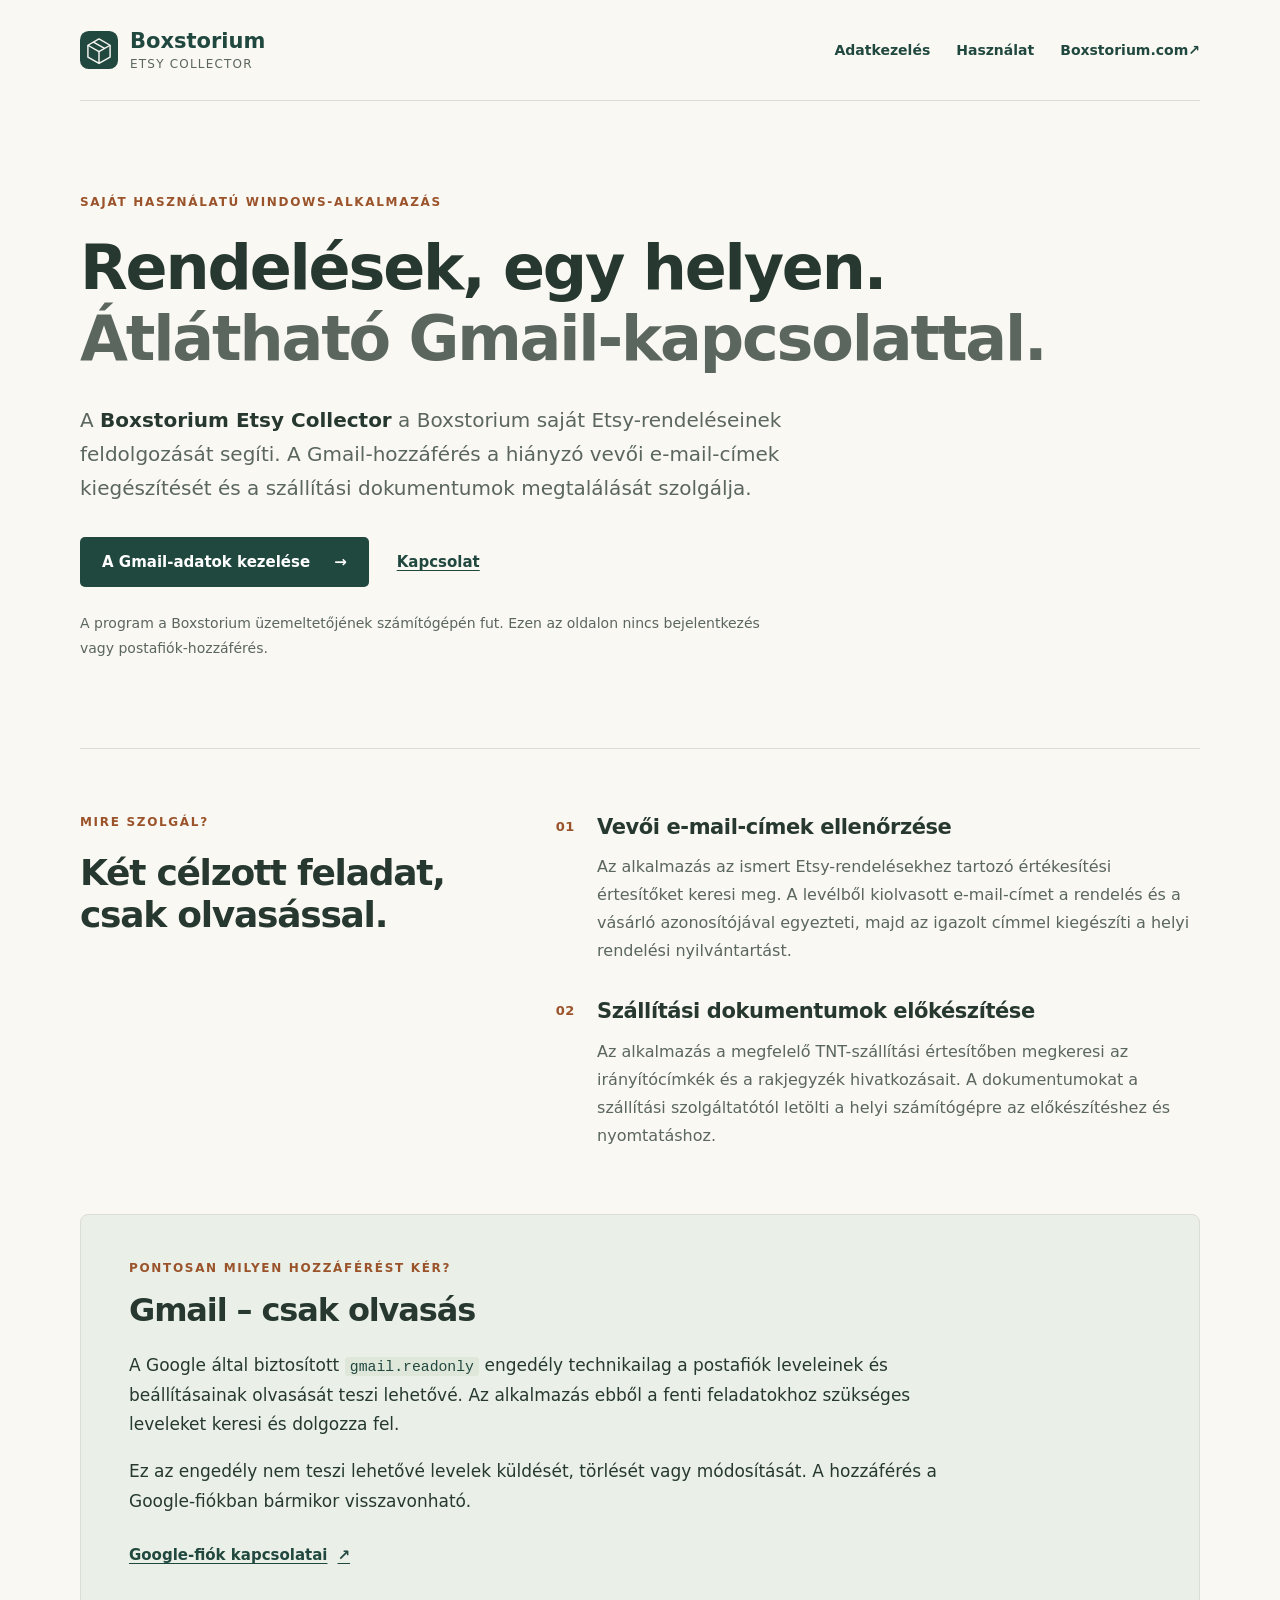
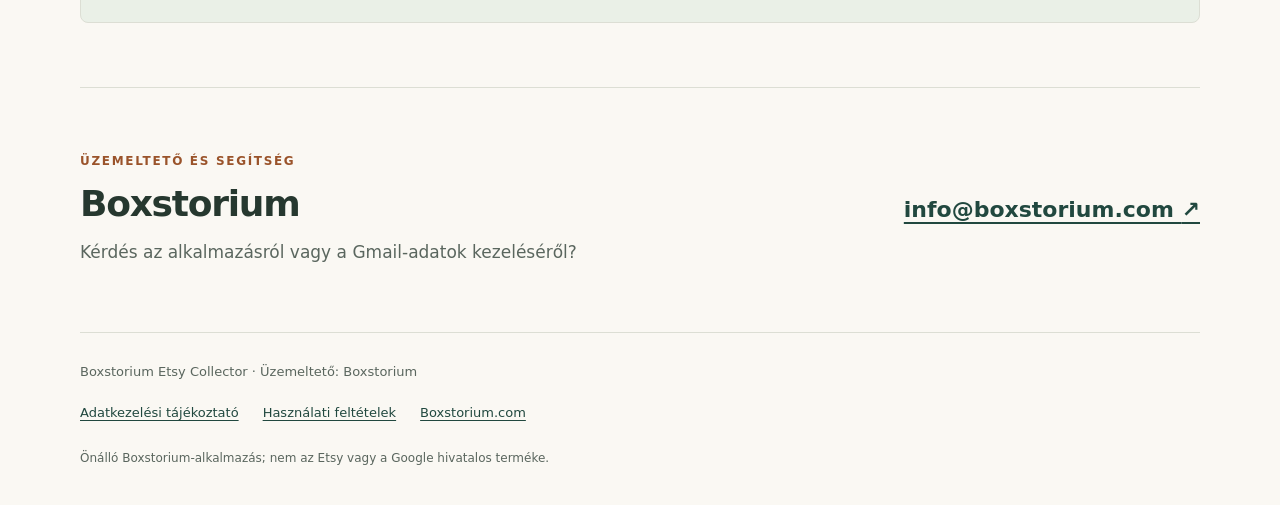
<file: index.html>
<!doctype html>
<html lang="hu">
<head>
  <meta charset="utf-8">
  <meta name="viewport" content="width=device-width, initial-scale=1">
  <meta name="description" content="A Boxstorium Etsy Collector saját használatú Windows-alkalmazás bemutatása és a csak olvasási Gmail-kapcsolat adatkezelése.">
  <meta name="theme-color" content="#21483f">
  <title>Boxstorium Etsy Collector – alkalmazás és Gmail-kapcsolat</title>
  <link rel="icon" href="icon.svg" type="image/svg+xml">
  <link rel="stylesheet" href="styles.css">
</head>
<body>
  <a class="skip-link" href="#content">Ugrás a tartalomhoz</a>
  <header class="site-header wrap">
    <a class="brand" href="./" aria-label="Boxstorium Etsy Collector – kezdőlap"><img src="icon.svg" width="38" height="38" alt=""><span>Boxstorium<span class="brand-detail">Etsy Collector</span></span></a>
    <nav aria-label="Fő navigáció"><a href="privacy.html">Adatkezelés</a><a href="terms.html">Használat</a><a href="https://boxstorium.com/">Boxstorium.com <span aria-hidden="true">↗</span></a></nav>
  </header>
  <main id="content" class="wrap">
    <section class="hero" aria-labelledby="title">
      <p class="eyebrow">Saját használatú Windows-alkalmazás</p>
      <h1 id="title">Rendelések, egy helyen.<br><span>Átlátható Gmail-kapcsolattal.</span></h1>
      <p class="intro">A <strong>Boxstorium Etsy Collector</strong> a Boxstorium saját Etsy-rendeléseinek feldolgozását segíti. A Gmail-hozzáférés a hiányzó vevői e-mail-címek kiegészítését és a szállítási dokumentumok megtalálását szolgálja.</p>
      <div class="actions"><a class="button" href="privacy.html">A Gmail-adatok kezelése <span aria-hidden="true">→</span></a><a class="text-link" href="mailto:info@boxstorium.com">Kapcsolat</a></div>
      <p class="hero-note">A program a Boxstorium üzemeltetőjének számítógépén fut. Ezen az oldalon nincs bejelentkezés vagy postafiók-hozzáférés.</p>
    </section>
    <section class="section two-column" aria-labelledby="purpose-title">
      <div><p class="eyebrow">Mire szolgál?</p><h2 id="purpose-title">Két célzott feladat,<br>csak olvasással.</h2></div>
      <div class="steps">
        <article><span class="step-number" aria-hidden="true">01</span><div><h3>Vevői e-mail-címek ellenőrzése</h3><p>Az alkalmazás az ismert Etsy-rendelésekhez tartozó értékesítési értesítőket keresi meg. A levélből kiolvasott e-mail-címet a rendelés és a vásárló azonosítójával egyezteti, majd az igazolt címmel kiegészíti a helyi rendelési nyilvántartást.</p></div></article>
        <article><span class="step-number" aria-hidden="true">02</span><div><h3>Szállítási dokumentumok előkészítése</h3><p>Az alkalmazás a megfelelő TNT-szállítási értesítőben megkeresi az irányítócímkék és a rakjegyzék hivatkozásait. A dokumentumokat a szállítási szolgáltatótól letölti a helyi számítógépre az előkészítéshez és nyomtatáshoz.</p></div></article>
      </div>
    </section>
    <section class="permission-panel" aria-labelledby="permission-title">
      <p class="eyebrow">Pontosan milyen hozzáférést kér?</p>
      <h2 id="permission-title">Gmail – csak olvasás</h2>
      <p>A Google által biztosított <code>gmail.readonly</code> engedély technikailag a postafiók leveleinek és beállításainak olvasását teszi lehetővé. Az alkalmazás ebből a fenti feladatokhoz szükséges leveleket keresi és dolgozza fel.</p>
      <p>Ez az engedély nem teszi lehetővé levelek küldését, törlését vagy módosítását. A hozzáférés a Google-fiókban bármikor visszavonható.</p>
      <a class="text-link" href="https://myaccount.google.com/connections">Google-fiók kapcsolatai <span aria-hidden="true">↗</span></a>
    </section>
    <section class="section closing" aria-labelledby="contact-title"><div><p class="eyebrow">Üzemeltető és segítség</p><h2 id="contact-title">Boxstorium</h2><p>Kérdés az alkalmazásról vagy a Gmail-adatok kezeléséről?</p></div><a class="contact-link" href="mailto:info@boxstorium.com">info@boxstorium.com <span aria-hidden="true">↗</span></a></section>
  </main>
  <footer class="site-footer wrap"><p>Boxstorium Etsy Collector · Üzemeltető: Boxstorium</p><div><a href="privacy.html">Adatkezelési tájékoztató</a><a href="terms.html">Használati feltételek</a><a href="https://boxstorium.com/">Boxstorium.com</a></div><p class="fine-print">Önálló Boxstorium-alkalmazás; nem az Etsy vagy a Google hivatalos terméke.</p></footer>
</body>
</html>
</file>
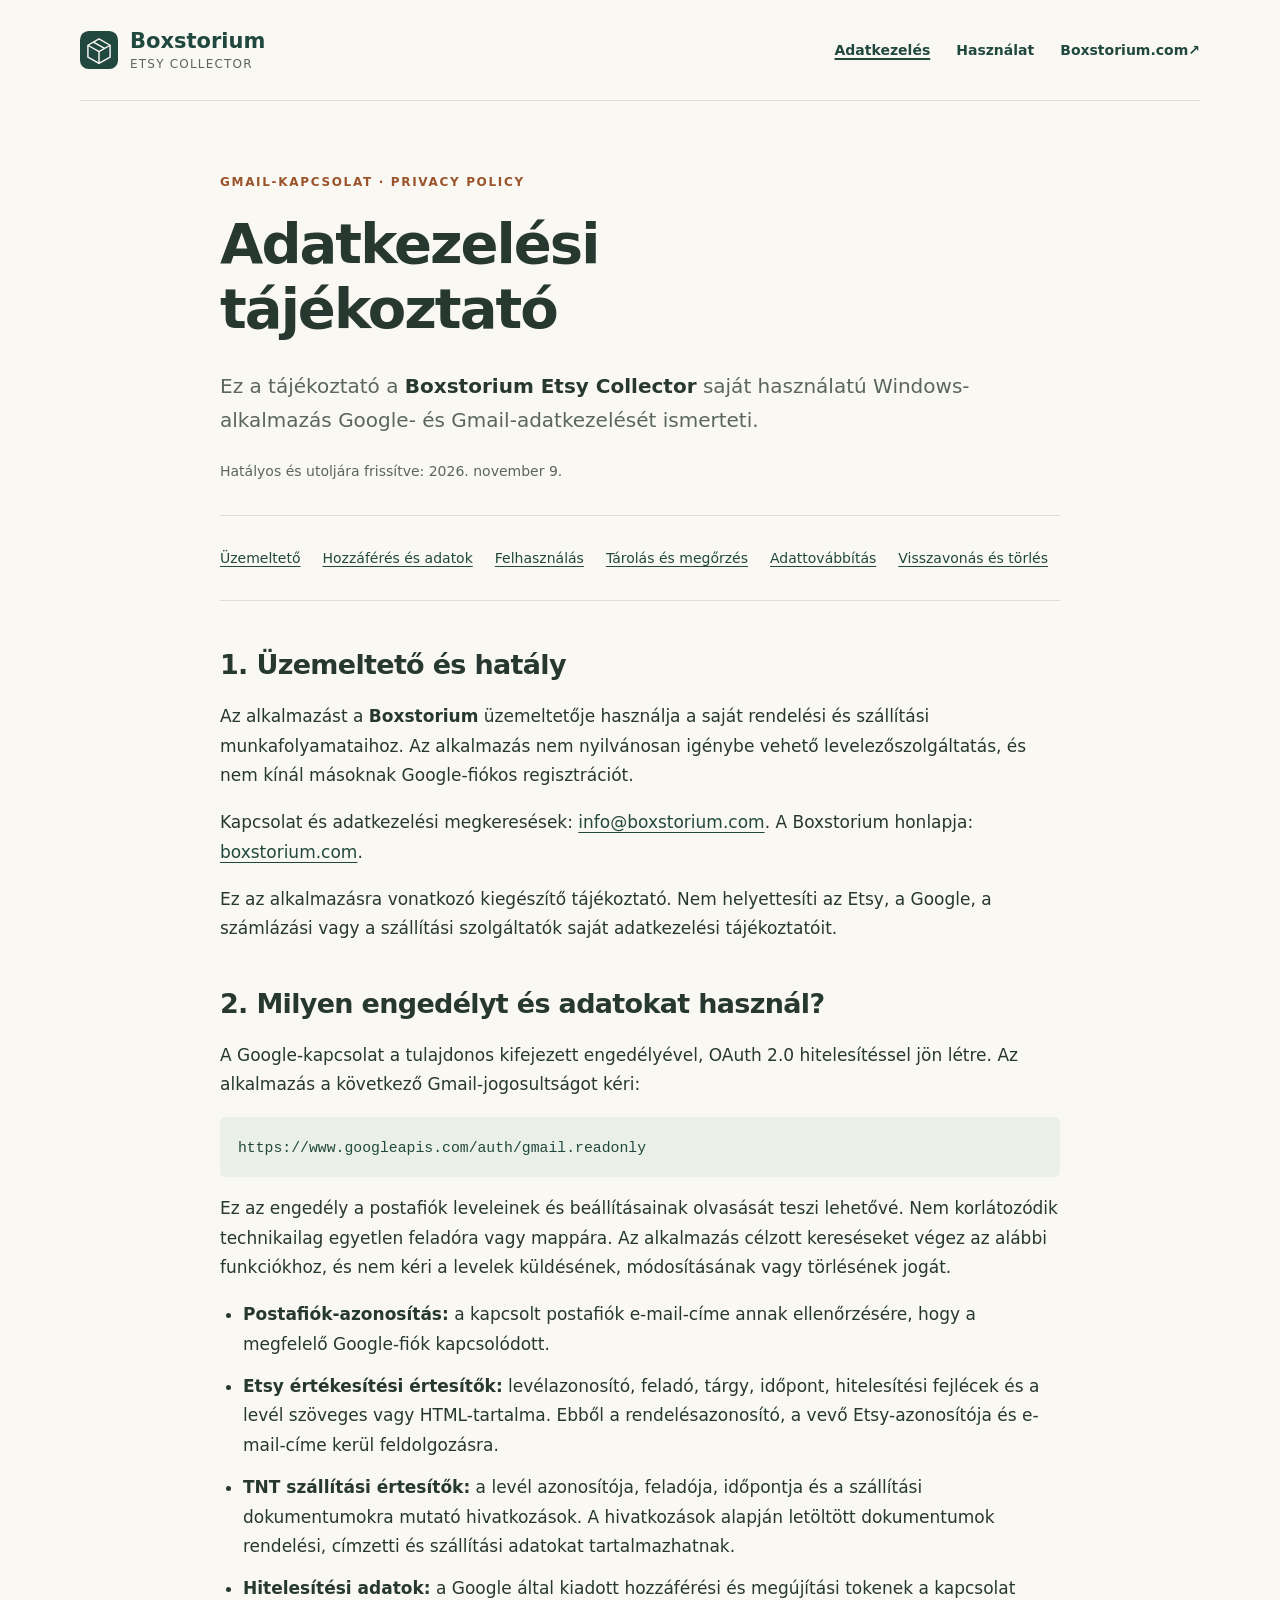
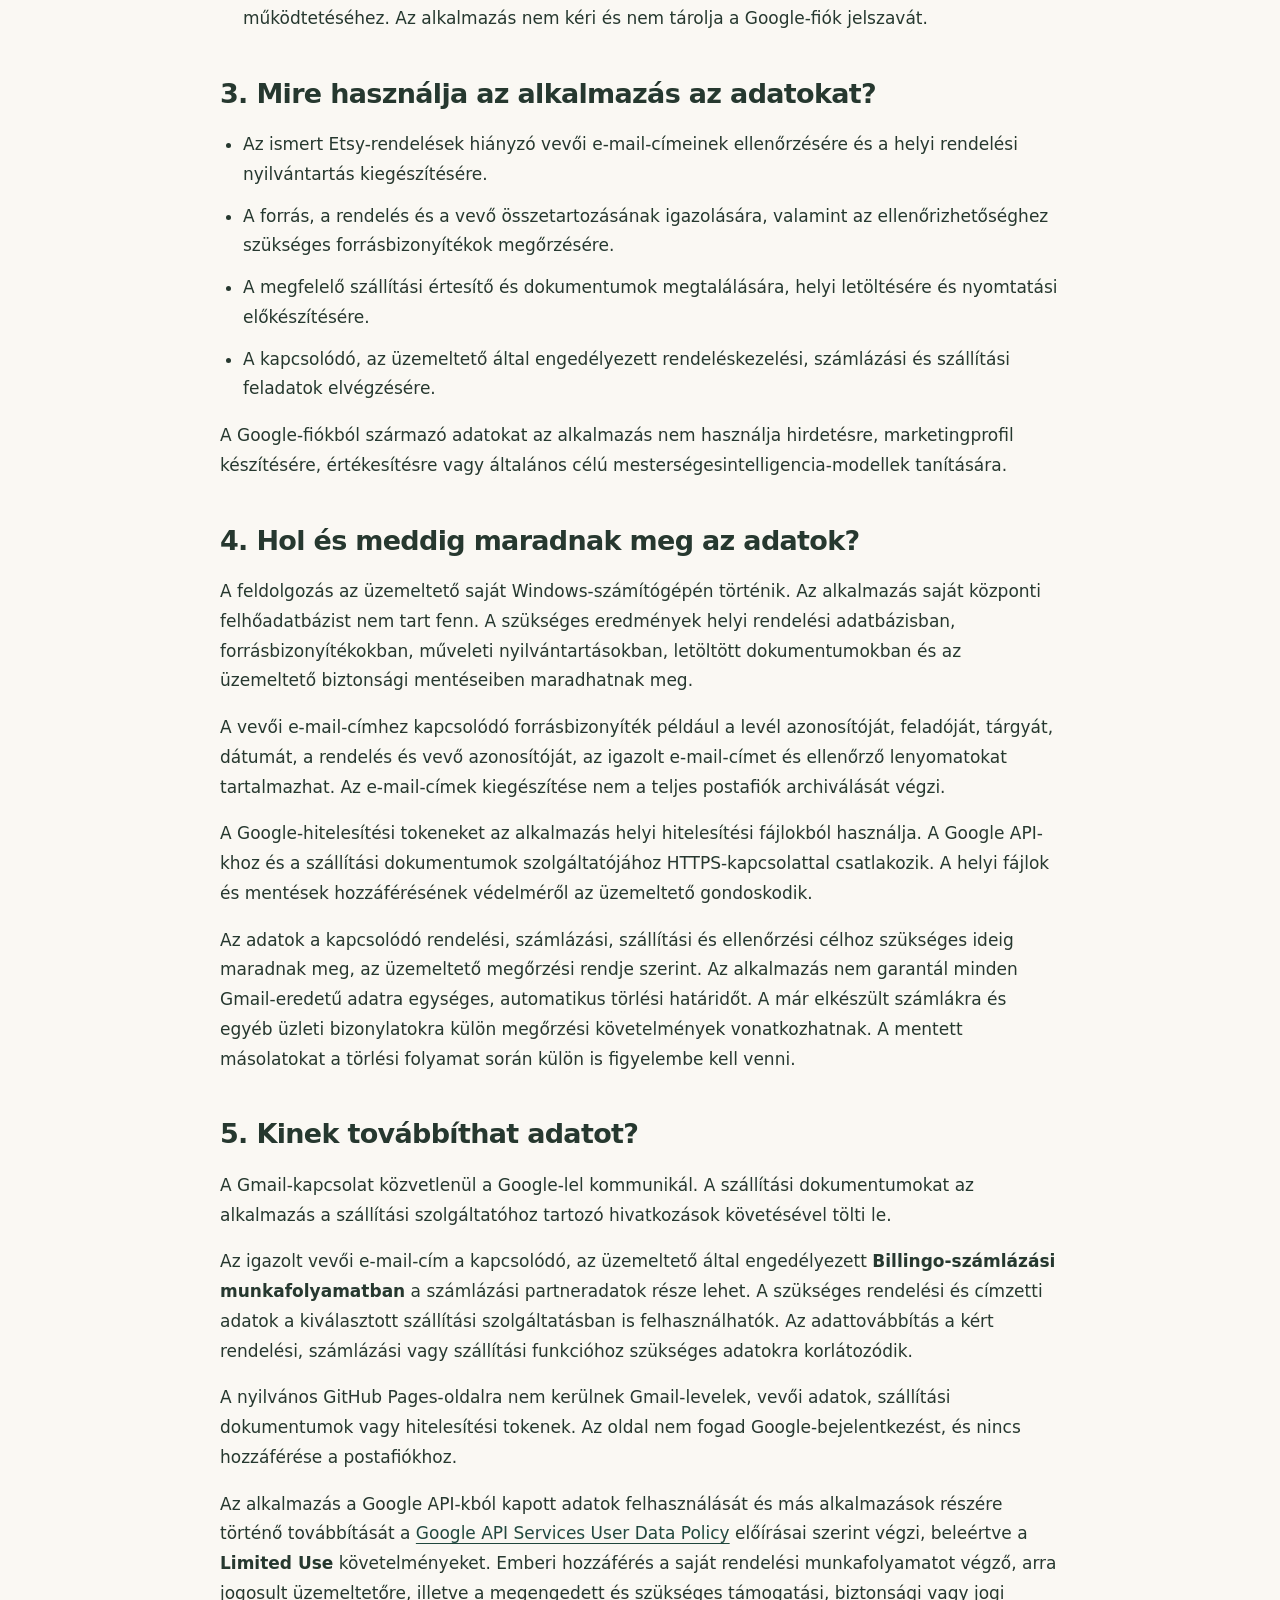
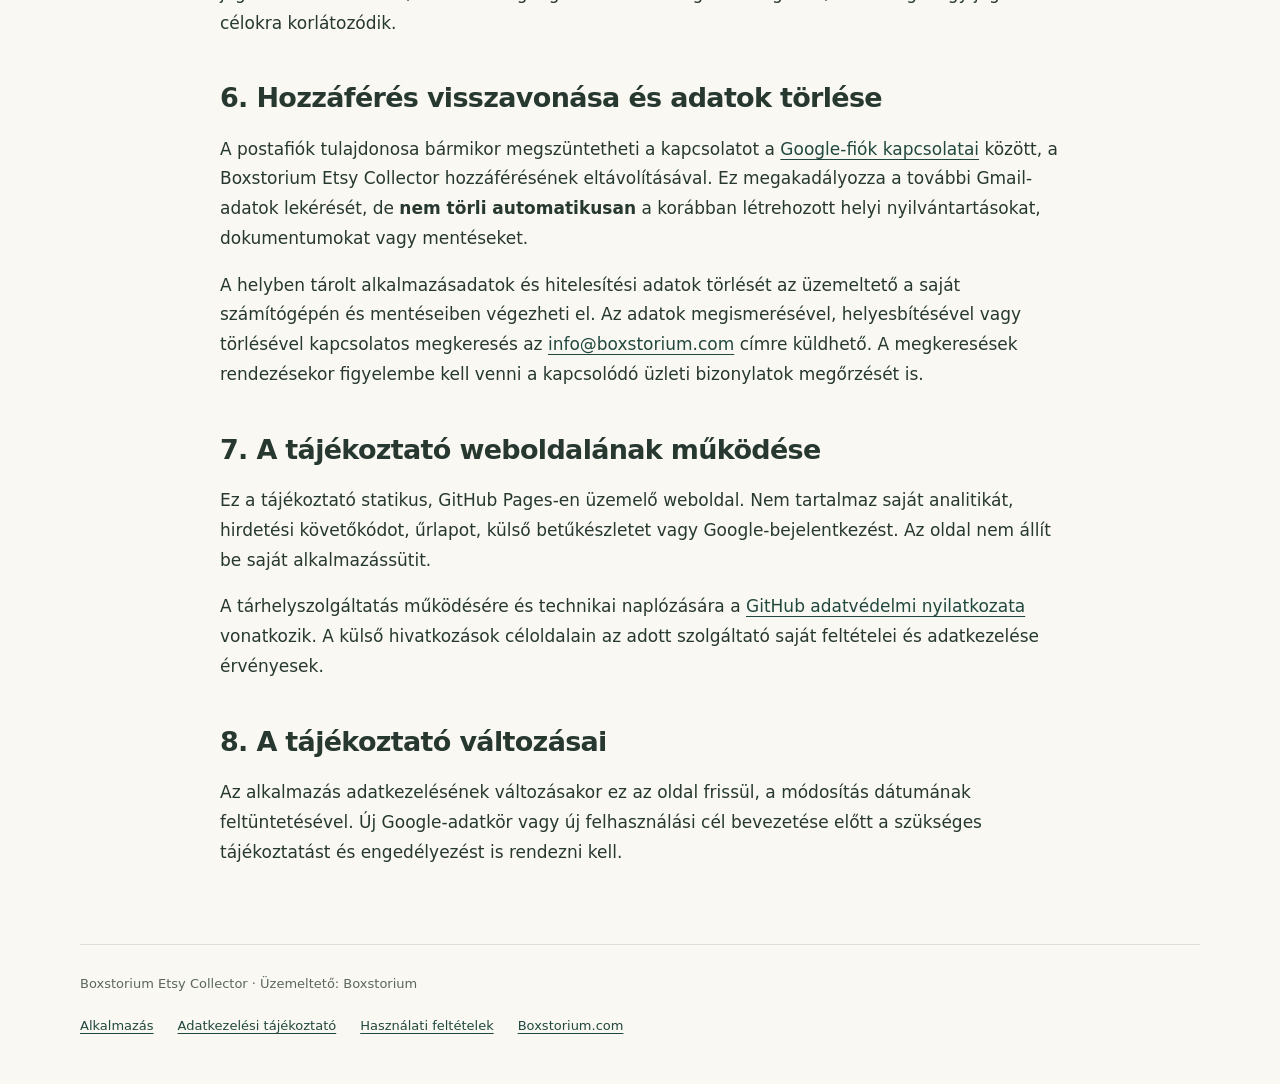
<file: privacy.html>
<!doctype html>
<html lang="hu">
<head>
  <meta charset="utf-8">
  <meta name="viewport" content="width=device-width, initial-scale=1">
  <meta name="description" content="A Boxstorium Etsy Collector Gmail-adatkezelési tájékoztatója: hozzáférés, felhasználás, helyi tárolás, adattovábbítás, megőrzés és törlés.">
  <meta name="theme-color" content="#21483f">
  <title>Adatkezelési tájékoztató – Boxstorium Etsy Collector</title>
  <link rel="icon" href="icon.svg" type="image/svg+xml">
  <link rel="stylesheet" href="styles.css">
</head>
<body>
  <a class="skip-link" href="#content">Ugrás a tartalomhoz</a>
  <header class="site-header wrap"><a class="brand" href="./" aria-label="Boxstorium Etsy Collector – kezdőlap"><img src="icon.svg" width="38" height="38" alt=""><span>Boxstorium<span class="brand-detail">Etsy Collector</span></span></a><nav aria-label="Fő navigáció"><a href="privacy.html" aria-current="page">Adatkezelés</a><a href="terms.html">Használat</a><a href="https://boxstorium.com/">Boxstorium.com <span aria-hidden="true">↗</span></a></nav></header>
  <main id="content" class="wrap document">
    <div class="document-heading"><p class="eyebrow">Gmail-kapcsolat · Privacy policy</p><h1>Adatkezelési<br>tájékoztató</h1><p class="intro">Ez a tájékoztató a <strong>Boxstorium Etsy Collector</strong> saját használatú Windows-alkalmazás Google- és Gmail-adatkezelését ismerteti.</p><p class="updated">Hatályos és utoljára frissítve: 2026. november 9.</p></div>
    <nav class="contents" aria-label="A tájékoztató tartalma"><a href="#operator">Üzemeltető</a><a href="#access">Hozzáférés és adatok</a><a href="#use">Felhasználás</a><a href="#storage">Tárolás és megőrzés</a><a href="#sharing">Adattovábbítás</a><a href="#control">Visszavonás és törlés</a></nav>
    <section id="operator"><h2>1. Üzemeltető és hatály</h2><p>Az alkalmazást a <strong>Boxstorium</strong> üzemeltetője használja a saját rendelési és szállítási munkafolyamataihoz. Az alkalmazás nem nyilvánosan igénybe vehető levelezőszolgáltatás, és nem kínál másoknak Google-fiókos regisztrációt.</p><p>Kapcsolat és adatkezelési megkeresések: <a href="mailto:info@boxstorium.com">info@boxstorium.com</a>. A Boxstorium honlapja: <a href="https://boxstorium.com/">boxstorium.com</a>.</p><p>Ez az alkalmazásra vonatkozó kiegészítő tájékoztató. Nem helyettesíti az Etsy, a Google, a számlázási vagy a szállítási szolgáltatók saját adatkezelési tájékoztatóit.</p></section>
    <section id="access"><h2>2. Milyen engedélyt és adatokat használ?</h2><p>A Google-kapcsolat a tulajdonos kifejezett engedélyével, OAuth 2.0 hitelesítéssel jön létre. Az alkalmazás a következő Gmail-jogosultságot kéri:</p><p class="scope"><code>https://www.googleapis.com/auth/gmail.readonly</code></p><p>Ez az engedély a postafiók leveleinek és beállításainak olvasását teszi lehetővé. Nem korlátozódik technikailag egyetlen feladóra vagy mappára. Az alkalmazás célzott kereséseket végez az alábbi funkciókhoz, és nem kéri a levelek küldésének, módosításának vagy törlésének jogát.</p><ul><li><strong>Postafiók-azonosítás:</strong> a kapcsolt postafiók e-mail-címe annak ellenőrzésére, hogy a megfelelő Google-fiók kapcsolódott.</li><li><strong>Etsy értékesítési értesítők:</strong> levélazonosító, feladó, tárgy, időpont, hitelesítési fejlécek és a levél szöveges vagy HTML-tartalma. Ebből a rendelésazonosító, a vevő Etsy-azonosítója és e-mail-címe kerül feldolgozásra.</li><li><strong>TNT szállítási értesítők:</strong> a levél azonosítója, feladója, időpontja és a szállítási dokumentumokra mutató hivatkozások. A hivatkozások alapján letöltött dokumentumok rendelési, címzetti és szállítási adatokat tartalmazhatnak.</li><li><strong>Hitelesítési adatok:</strong> a Google által kiadott hozzáférési és megújítási tokenek a kapcsolat működtetéséhez. Az alkalmazás nem kéri és nem tárolja a Google-fiók jelszavát.</li></ul></section>
    <section id="use"><h2>3. Mire használja az alkalmazás az adatokat?</h2><ul><li>Az ismert Etsy-rendelések hiányzó vevői e-mail-címeinek ellenőrzésére és a helyi rendelési nyilvántartás kiegészítésére.</li><li>A forrás, a rendelés és a vevő összetartozásának igazolására, valamint az ellenőrizhetőséghez szükséges forrásbizonyítékok megőrzésére.</li><li>A megfelelő szállítási értesítő és dokumentumok megtalálására, helyi letöltésére és nyomtatási előkészítésére.</li><li>A kapcsolódó, az üzemeltető által engedélyezett rendeléskezelési, számlázási és szállítási feladatok elvégzésére.</li></ul><p>A Google-fiókból származó adatokat az alkalmazás nem használja hirdetésre, marketingprofil készítésére, értékesítésre vagy általános célú mesterségesintelligencia-modellek tanítására.</p></section>
    <section id="storage"><h2>4. Hol és meddig maradnak meg az adatok?</h2><p>A feldolgozás az üzemeltető saját Windows-számítógépén történik. Az alkalmazás saját központi felhőadatbázist nem tart fenn. A szükséges eredmények helyi rendelési adatbázisban, forrásbizonyítékokban, műveleti nyilvántartásokban, letöltött dokumentumokban és az üzemeltető biztonsági mentéseiben maradhatnak meg.</p><p>A vevői e-mail-címhez kapcsolódó forrásbizonyíték például a levél azonosítóját, feladóját, tárgyát, dátumát, a rendelés és vevő azonosítóját, az igazolt e-mail-címet és ellenőrző lenyomatokat tartalmazhat. Az e-mail-címek kiegészítése nem a teljes postafiók archiválását végzi.</p><p>A Google-hitelesítési tokeneket az alkalmazás helyi hitelesítési fájlokból használja. A Google API-khoz és a szállítási dokumentumok szolgáltatójához HTTPS-kapcsolattal csatlakozik. A helyi fájlok és mentések hozzáférésének védelméről az üzemeltető gondoskodik.</p><p>Az adatok a kapcsolódó rendelési, számlázási, szállítási és ellenőrzési célhoz szükséges ideig maradnak meg, az üzemeltető megőrzési rendje szerint. Az alkalmazás nem garantál minden Gmail-eredetű adatra egységes, automatikus törlési határidőt. A már elkészült számlákra és egyéb üzleti bizonylatokra külön megőrzési követelmények vonatkozhatnak. A mentett másolatokat a törlési folyamat során külön is figyelembe kell venni.</p></section>
    <section id="sharing"><h2>5. Kinek továbbíthat adatot?</h2><p>A Gmail-kapcsolat közvetlenül a Google-lel kommunikál. A szállítási dokumentumokat az alkalmazás a szállítási szolgáltatóhoz tartozó hivatkozások követésével tölti le.</p><p>Az igazolt vevői e-mail-cím a kapcsolódó, az üzemeltető által engedélyezett <strong>Billingo-számlázási munkafolyamatban</strong> a számlázási partneradatok része lehet. A szükséges rendelési és címzetti adatok a kiválasztott szállítási szolgáltatásban is felhasználhatók. Az adattovábbítás a kért rendelési, számlázási vagy szállítási funkcióhoz szükséges adatokra korlátozódik.</p><p>A nyilvános GitHub Pages-oldalra nem kerülnek Gmail-levelek, vevői adatok, szállítási dokumentumok vagy hitelesítési tokenek. Az oldal nem fogad Google-bejelentkezést, és nincs hozzáférése a postafiókhoz.</p><p>Az alkalmazás a Google API-kból kapott adatok felhasználását és más alkalmazások részére történő továbbítását a <a href="https://developers.google.com/terms/api-services-user-data-policy">Google API Services User Data Policy</a> előírásai szerint végzi, beleértve a <strong>Limited Use</strong> követelményeket. Emberi hozzáférés a saját rendelési munkafolyamatot végző, arra jogosult üzemeltetőre, illetve a megengedett és szükséges támogatási, biztonsági vagy jogi célokra korlátozódik.</p></section>
    <section id="control"><h2>6. Hozzáférés visszavonása és adatok törlése</h2><p>A postafiók tulajdonosa bármikor megszüntetheti a kapcsolatot a <a href="https://myaccount.google.com/connections">Google-fiók kapcsolatai</a> között, a Boxstorium Etsy Collector hozzáférésének eltávolításával. Ez megakadályozza a további Gmail-adatok lekérését, de <strong>nem törli automatikusan</strong> a korábban létrehozott helyi nyilvántartásokat, dokumentumokat vagy mentéseket.</p><p>A helyben tárolt alkalmazásadatok és hitelesítési adatok törlését az üzemeltető a saját számítógépén és mentéseiben végezheti el. Az adatok megismerésével, helyesbítésével vagy törlésével kapcsolatos megkeresés az <a href="mailto:info@boxstorium.com">info@boxstorium.com</a> címre küldhető. A megkeresések rendezésekor figyelembe kell venni a kapcsolódó üzleti bizonylatok megőrzését is.</p></section>
    <section id="website"><h2>7. A tájékoztató weboldalának működése</h2><p>Ez a tájékoztató statikus, GitHub Pages-en üzemelő weboldal. Nem tartalmaz saját analitikát, hirdetési követőkódot, űrlapot, külső betűkészletet vagy Google-bejelentkezést. Az oldal nem állít be saját alkalmazássütit.</p><p>A tárhelyszolgáltatás működésére és technikai naplózására a <a href="https://docs.github.com/en/site-policy/privacy-policies/github-general-privacy-statement">GitHub adatvédelmi nyilatkozata</a> vonatkozik. A külső hivatkozások céloldalain az adott szolgáltató saját feltételei és adatkezelése érvényesek.</p></section>
    <section id="changes"><h2>8. A tájékoztató változásai</h2><p>Az alkalmazás adatkezelésének változásakor ez az oldal frissül, a módosítás dátumának feltüntetésével. Új Google-adatkör vagy új felhasználási cél bevezetése előtt a szükséges tájékoztatást és engedélyezést is rendezni kell.</p></section>
  </main>
  <footer class="site-footer wrap"><p>Boxstorium Etsy Collector · Üzemeltető: Boxstorium</p><div><a href="./">Alkalmazás</a><a href="privacy.html">Adatkezelési tájékoztató</a><a href="terms.html">Használati feltételek</a><a href="https://boxstorium.com/">Boxstorium.com</a></div></footer>
</body>
</html>
</file>
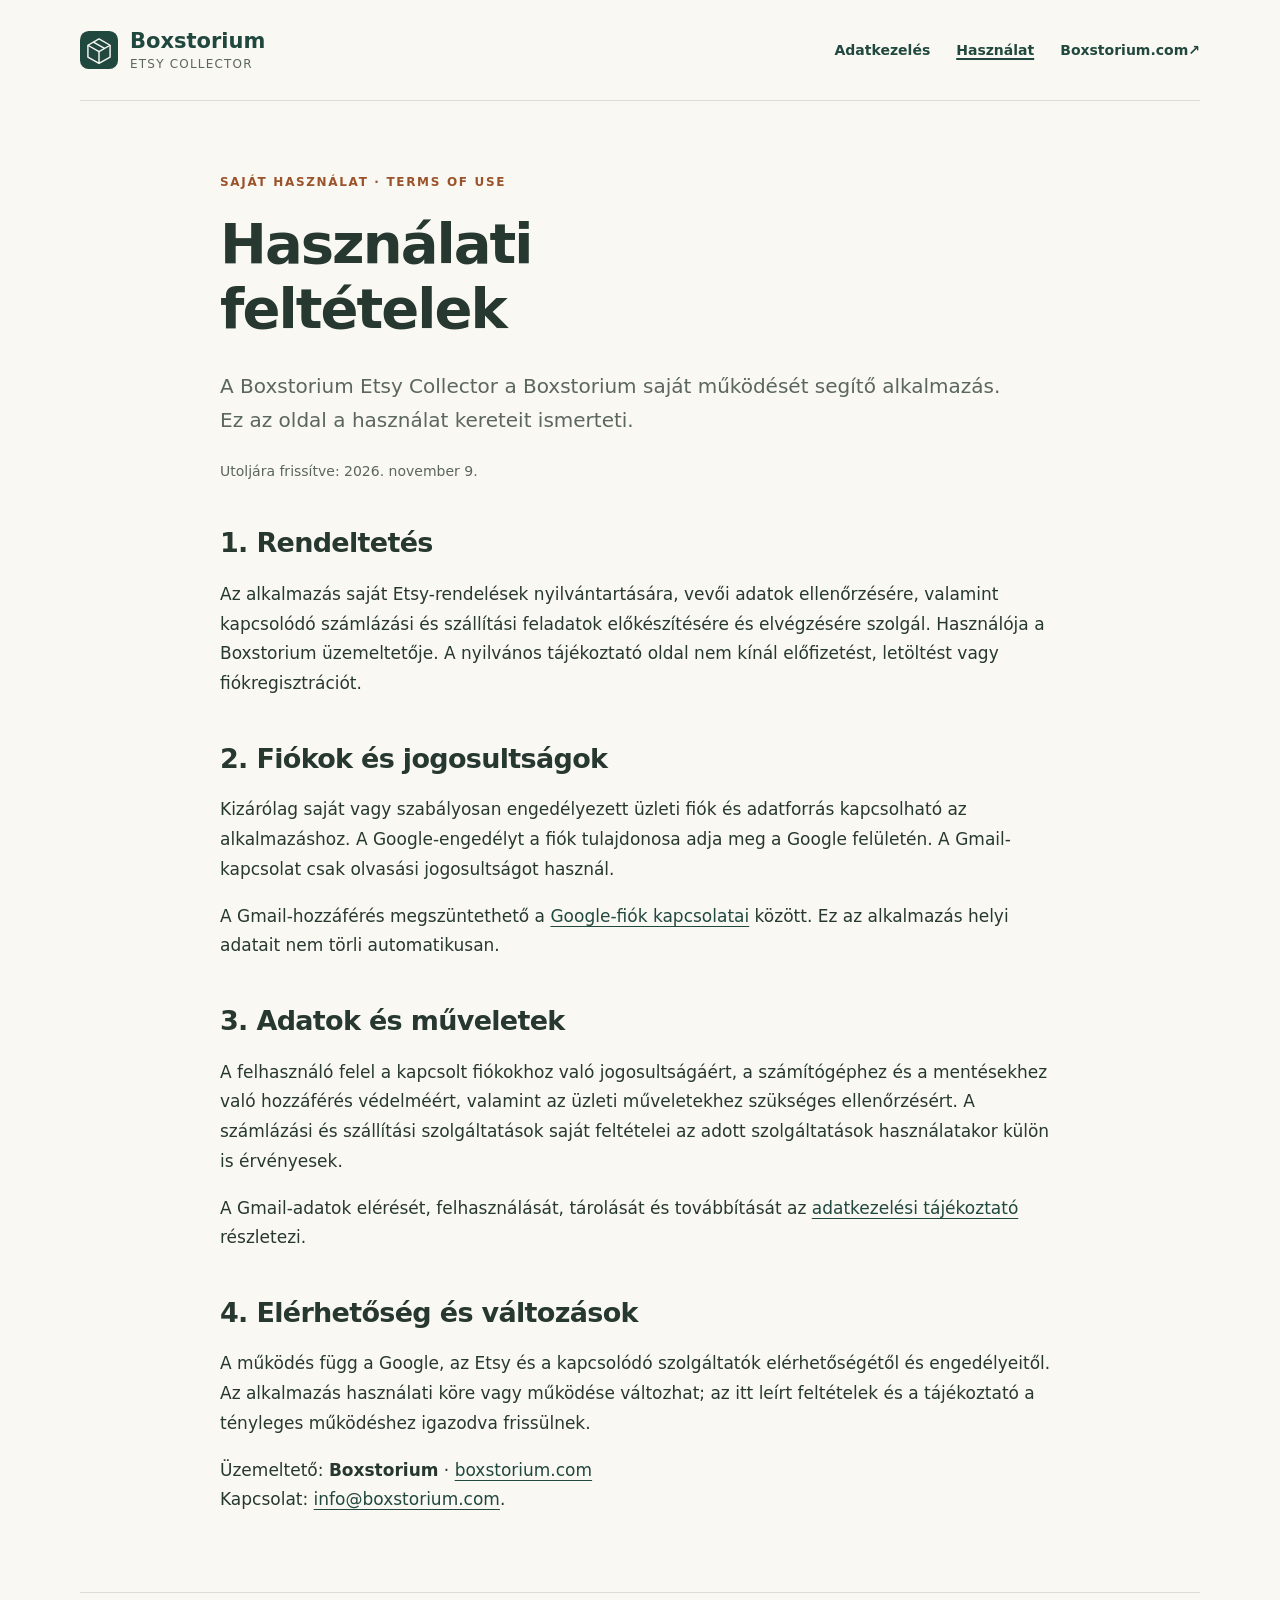
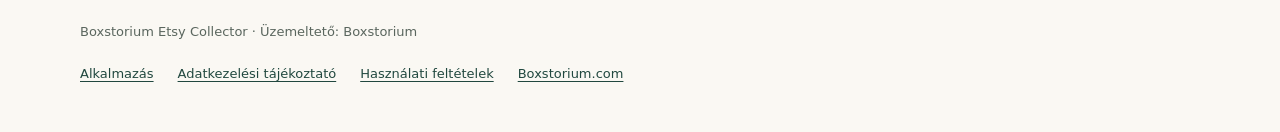
<file: terms.html>
<!doctype html>
<html lang="hu">
<head>
  <meta charset="utf-8">
  <meta name="viewport" content="width=device-width, initial-scale=1">
  <meta name="description" content="A Boxstorium Etsy Collector saját használatú alkalmazásának használati feltételei és kapcsolattartási adatai.">
  <meta name="theme-color" content="#21483f">
  <title>Használati feltételek – Boxstorium Etsy Collector</title>
  <link rel="icon" href="icon.svg" type="image/svg+xml">
  <link rel="stylesheet" href="styles.css">
</head>
<body>
  <a class="skip-link" href="#content">Ugrás a tartalomhoz</a>
  <header class="site-header wrap"><a class="brand" href="./" aria-label="Boxstorium Etsy Collector – kezdőlap"><img src="icon.svg" width="38" height="38" alt=""><span>Boxstorium<span class="brand-detail">Etsy Collector</span></span></a><nav aria-label="Fő navigáció"><a href="privacy.html">Adatkezelés</a><a href="terms.html" aria-current="page">Használat</a><a href="https://boxstorium.com/">Boxstorium.com <span aria-hidden="true">↗</span></a></nav></header>
  <main id="content" class="wrap document">
    <div class="document-heading"><p class="eyebrow">Saját használat · Terms of use</p><h1>Használati<br>feltételek</h1><p class="intro">A Boxstorium Etsy Collector a Boxstorium saját működését segítő alkalmazás. Ez az oldal a használat kereteit ismerteti.</p><p class="updated">Utoljára frissítve: 2026. november 9.</p></div>
    <section><h2>1. Rendeltetés</h2><p>Az alkalmazás saját Etsy-rendelések nyilvántartására, vevői adatok ellenőrzésére, valamint kapcsolódó számlázási és szállítási feladatok előkészítésére és elvégzésére szolgál. Használója a Boxstorium üzemeltetője. A nyilvános tájékoztató oldal nem kínál előfizetést, letöltést vagy fiókregisztrációt.</p></section>
    <section><h2>2. Fiókok és jogosultságok</h2><p>Kizárólag saját vagy szabályosan engedélyezett üzleti fiók és adatforrás kapcsolható az alkalmazáshoz. A Google-engedélyt a fiók tulajdonosa adja meg a Google felületén. A Gmail-kapcsolat csak olvasási jogosultságot használ.</p><p>A Gmail-hozzáférés megszüntethető a <a href="https://myaccount.google.com/connections">Google-fiók kapcsolatai</a> között. Ez az alkalmazás helyi adatait nem törli automatikusan.</p></section>
    <section><h2>3. Adatok és műveletek</h2><p>A felhasználó felel a kapcsolt fiókokhoz való jogosultságáért, a számítógéphez és a mentésekhez való hozzáférés védelméért, valamint az üzleti műveletekhez szükséges ellenőrzésért. A számlázási és szállítási szolgáltatások saját feltételei az adott szolgáltatások használatakor külön is érvényesek.</p><p>A Gmail-adatok elérését, felhasználását, tárolását és továbbítását az <a href="privacy.html">adatkezelési tájékoztató</a> részletezi.</p></section>
    <section><h2>4. Elérhetőség és változások</h2><p>A működés függ a Google, az Etsy és a kapcsolódó szolgáltatók elérhetőségétől és engedélyeitől. Az alkalmazás használati köre vagy működése változhat; az itt leírt feltételek és a tájékoztató a tényleges működéshez igazodva frissülnek.</p><p>Üzemeltető: <strong>Boxstorium</strong> · <a href="https://boxstorium.com/">boxstorium.com</a><br>Kapcsolat: <a href="mailto:info@boxstorium.com">info@boxstorium.com</a>.</p></section>
  </main>
  <footer class="site-footer wrap"><p>Boxstorium Etsy Collector · Üzemeltető: Boxstorium</p><div><a href="./">Alkalmazás</a><a href="privacy.html">Adatkezelési tájékoztató</a><a href="terms.html">Használati feltételek</a><a href="https://boxstorium.com/">Boxstorium.com</a></div></footer>
</body>
</html>
</file>
<file: styles.css>
:root {
  color-scheme: light;
  --paper: #faf8f3;
  --ink: #26382f;
  --muted: #5a665e;
  --green: #21483f;
  --green-hover: #17392f;
  --line: #dcded4;
  --tint: #eaf0e7;
  --accent: #9a532a;
  --white: #ffffff;
}
* { box-sizing: border-box; }
html { scroll-behavior: smooth; scroll-padding-top: 24px; }
body { margin: 0; background: var(--paper); color: var(--ink); font: 400 17px/1.75 "Segoe UI", system-ui, -apple-system, sans-serif; }
a { color: var(--green); text-underline-offset: .22em; }
a:hover { color: var(--accent); }
a:focus-visible { outline: 3px solid var(--accent); outline-offset: 5px; border-radius: 2px; }
p { margin: 0 0 1em; }
.wrap { width: min(1120px, calc(100% - 80px)); margin-inline: auto; }
.skip-link { position: absolute; top: -100px; left: 20px; z-index: 2; padding: 10px 18px; background: var(--white); }
.skip-link:focus { top: 12px; }
.site-header { display: flex; justify-content: space-between; align-items: center; gap: 30px; padding-block: 28px; border-bottom: 1px solid var(--line); }
.brand { display: inline-flex; align-items: center; gap: 12px; color: var(--green); font-size: 21px; font-weight: 700; line-height: 1.2; text-decoration: none; white-space: nowrap; }
.brand-detail { display: block; margin-top: 3px; color: var(--muted); font-size: 12px; font-weight: 500; letter-spacing: .1em; text-transform: uppercase; }
nav { display: flex; flex-wrap: wrap; gap: 8px 26px; }
.site-header nav a { display: inline-flex; align-items: center; min-height: 44px; font-size: 14px; font-weight: 600; text-decoration: none; }
.site-header nav a[aria-current="page"] { text-decoration: underline; text-decoration-thickness: 2px; }
.hero { max-width: 980px; padding-block: 92px 74px; }
.eyebrow { margin-bottom: 20px; color: var(--accent); font-size: 12px; font-weight: 700; letter-spacing: .14em; line-height: 1.6; text-transform: uppercase; }
h1, h2, h3 { margin: 0; font-weight: 600; letter-spacing: -.035em; line-height: 1.15; }
h1 { margin-bottom: 28px; font-size: clamp(36px, 5.1vw, 62px); }
h1 span { color: var(--muted); }
h2 { margin-bottom: 22px; font-size: clamp(27px, 3.1vw, 36px); }
h3 { margin-bottom: 12px; font-size: 21px; letter-spacing: -.02em; line-height: 1.35; }
.intro { max-width: 790px; color: var(--muted); font-size: 20px; line-height: 1.7; }
.intro strong { color: var(--ink); font-weight: 600; }
.actions { display: flex; align-items: center; flex-wrap: wrap; gap: 20px 28px; margin-block: 32px 24px; }
.button { display: inline-flex; justify-content: center; align-items: center; gap: 24px; min-height: 50px; padding: 12px 22px; border-radius: 5px; background: var(--green); color: var(--white); font-size: 15px; font-weight: 600; text-decoration: none; transition: background-color .18s; }
.button:hover { background: var(--green-hover); color: var(--white); }
.text-link { display: inline-flex; align-items: center; gap: 10px; min-height: 44px; font-size: 15px; font-weight: 600; }
.hero-note { max-width: 700px; color: var(--muted); font-size: 14px; }
.section { padding-block: 64px; border-top: 1px solid var(--line); }
.two-column { display: grid; grid-template-columns: .85fr 1.35fr; gap: 70px; }
.steps article { display: flex; align-items: flex-start; gap: 22px; }
.steps article + article { margin-top: 32px; }
.steps p { margin-bottom: 0; color: var(--muted); font-size: 16px; }
.step-number { padding-top: 3px; color: var(--accent); font-size: 13px; font-weight: 700; letter-spacing: .05em; }
.permission-panel { padding: 44px 48px; border: 1px solid var(--line); border-radius: 8px; background: var(--tint); }
.permission-panel p { max-width: 850px; }
.permission-panel .eyebrow { margin-bottom: 14px; }
.permission-panel h2 { font-size: 32px; }
code { padding: .12em .35em; border-radius: 3px; background: #dfe7da; color: var(--green); font-size: .87em; overflow-wrap: anywhere; }
.closing { display: flex; align-items: center; justify-content: space-between; gap: 32px; margin-top: 64px; }
.closing .eyebrow { margin-bottom: 12px; }
.closing h2 { margin-bottom: 14px; }
.closing p:last-child { margin-bottom: 0; color: var(--muted); }
.contact-link { overflow-wrap: anywhere; font-size: 22px; font-weight: 600; }
.site-footer { padding-block: 28px 36px; border-top: 1px solid var(--line); color: var(--muted); font-size: 13px; }
.site-footer p { margin-bottom: 8px; }
.site-footer div { display: flex; flex-wrap: wrap; gap: 0 24px; }
.site-footer a { display: inline-flex; align-items: center; min-height: 44px; }
.site-footer .fine-print { margin: 12px 0 0; font-size: 12px; }
.document { max-width: 840px; padding-bottom: 60px; }
.document-heading { padding-top: 72px; }
.document-heading h1 { font-size: clamp(38px, 5vw, 56px); }
.updated { margin-top: 22px; color: var(--muted); font-size: 14px; }
.contents { gap: 0 22px; margin-block: 32px 46px; padding-block: 20px; border-block: 1px solid var(--line); }
.contents a { display: inline-flex; align-items: center; min-height: 44px; font-size: 14px; }
.document section { margin-top: 42px; }
.document section h2 { margin-bottom: 18px; font-size: 27px; letter-spacing: -.025em; line-height: 1.35; }
.document li { margin-bottom: 12px; }
.document ul { padding-left: 23px; }
.scope { padding: 15px 18px; background: var(--tint); border-radius: 5px; }
.scope code { padding: 0; background: none; }
@media (max-width: 760px) {
  .wrap { width: calc(100% - 40px); }
  .site-header { align-items: flex-start; flex-direction: column; gap: 14px; padding-block: 22px 16px; }
  .site-header nav { gap: 0 24px; }
  .hero { padding-block: 54px 44px; }
  h1 { font-size: clamp(34px, 7.8vw, 52px); }
  .intro { font-size: 18px; }
  .two-column { grid-template-columns: 1fr; gap: 22px; }
  .section { padding-block: 40px; }
  .permission-panel { padding: 28px 24px; }
  .permission-panel h2 { font-size: 28px; }
  .closing { align-items: flex-start; flex-direction: column; gap: 20px; margin-top: 40px; }
  .contact-link { font-size: 21px; }
  .document-heading { padding-top: 44px; }
  .document section h2 { font-size: 24px; }
}
@media (prefers-reduced-motion: reduce) {
  html { scroll-behavior: auto; }
  * { transition: none !important; }
}
</file>
